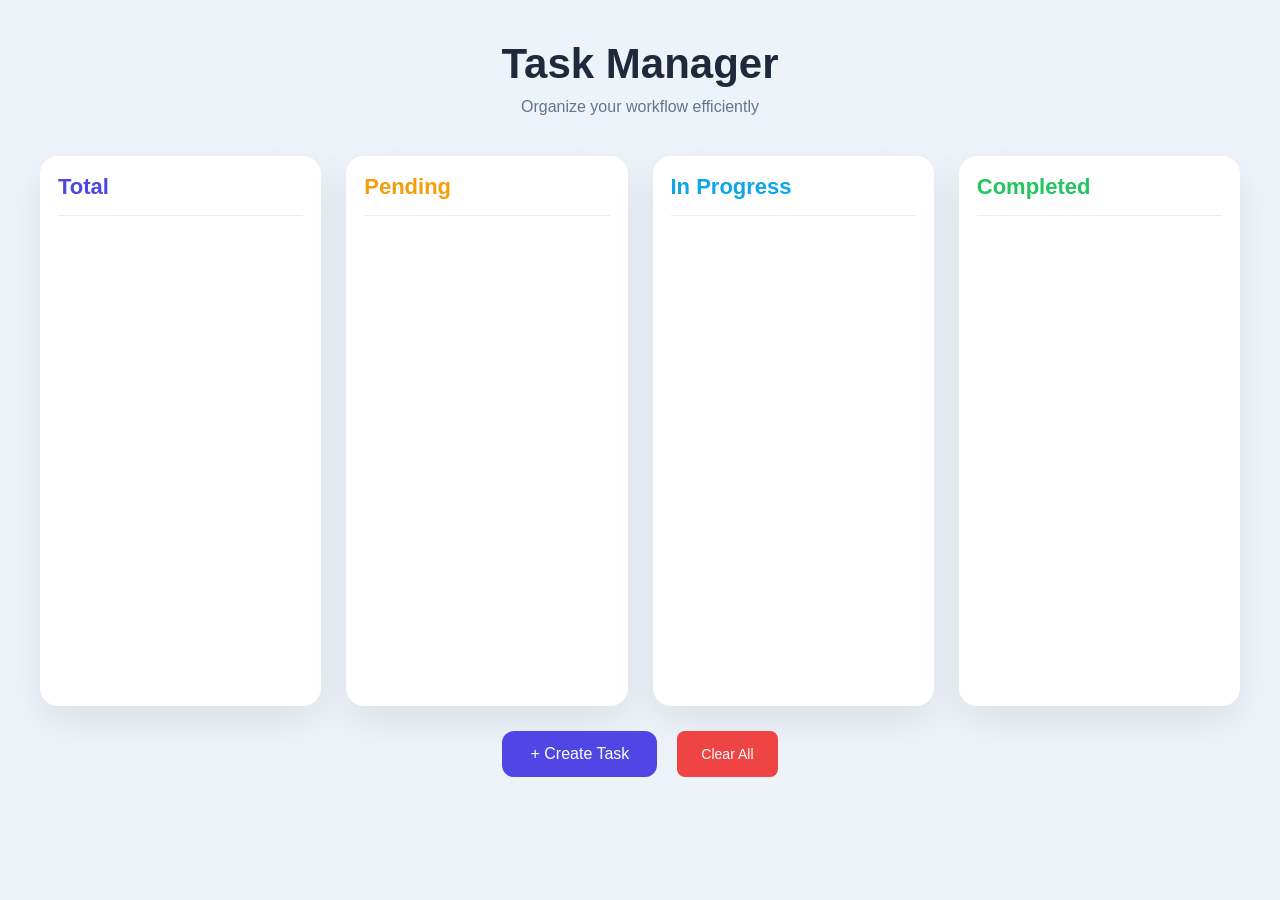
<file: index.html>
<!DOCTYPE html>
<html>
    <head>
        <meta charset="UTF-8"/>
       <title>ToDoList</title>
       <link rel="stylesheet" href="style.css" />
    </head>
    <body>
   
        <header>

             <h1>Task Manager</h1>

             <p>Organize your workflow efficiently</p>

        </header>

        <div class="state">
            <div id="stat1" class="statein">
                <h3>Total</h3>

            </div>

            <div id="stat2" class="statein">
                <h3>Pending</h3>
            </div>

            <div id="stat3" class="statein">
                <h3>In Progress</h3>
            </div>

            <div id="stat4" class="statein">
                <h3>completed</h3>
            </div>
            
        </div>
        <div class="actions">

              <button id="openBtn">

                    + Create Task

             </button>

             <button id="ClearAll">

                    Clear All

             </button>

</div>
<!-------------------------------------------------------------------------------------------->

<div id="modal" class="modal-body">

    <div class="popup">    

        <div class="modal-header">
            <h2>New Task</h2>
            <button id="closeBtn" class="close-btn">×</button>
        </div>

        <div class="form-group">
            <label for="tex">Title</label>
            <input type="text" id="tex" placeholder="What needs to be done?"/>

            <label for="desc">Description</label>
            <textarea id="desc" placeholder="Add details..."></textarea>
        </div>

    <div class="row">
       <div class="form-group half">
          <label for="selec1">Priority</label>
          <select  id="selec1">
             <option value="Easy">Easy</option>
             <option value="Medium">Medium</option>
             <option value="Difficult">Difficult</option>
          </select>
        </div>

        <div class="form-group half">
           <label for="selec2">Status</label>
               <select id="selec2">
                  <option value="Pending">Pending</option>
                  <option value="Inprogress">Inprogress</option>
                  <option value="Completed">Completed</option>
              </select>
        </div>
    </div>
  
        <div class="footer">
            <button id="send" class="send">Create</button>
            <button id="can" class="canc">Cancel</button>
        </div>

    </div>
</div>

<script src="script.js"></script>
</body>
</html>
</file>
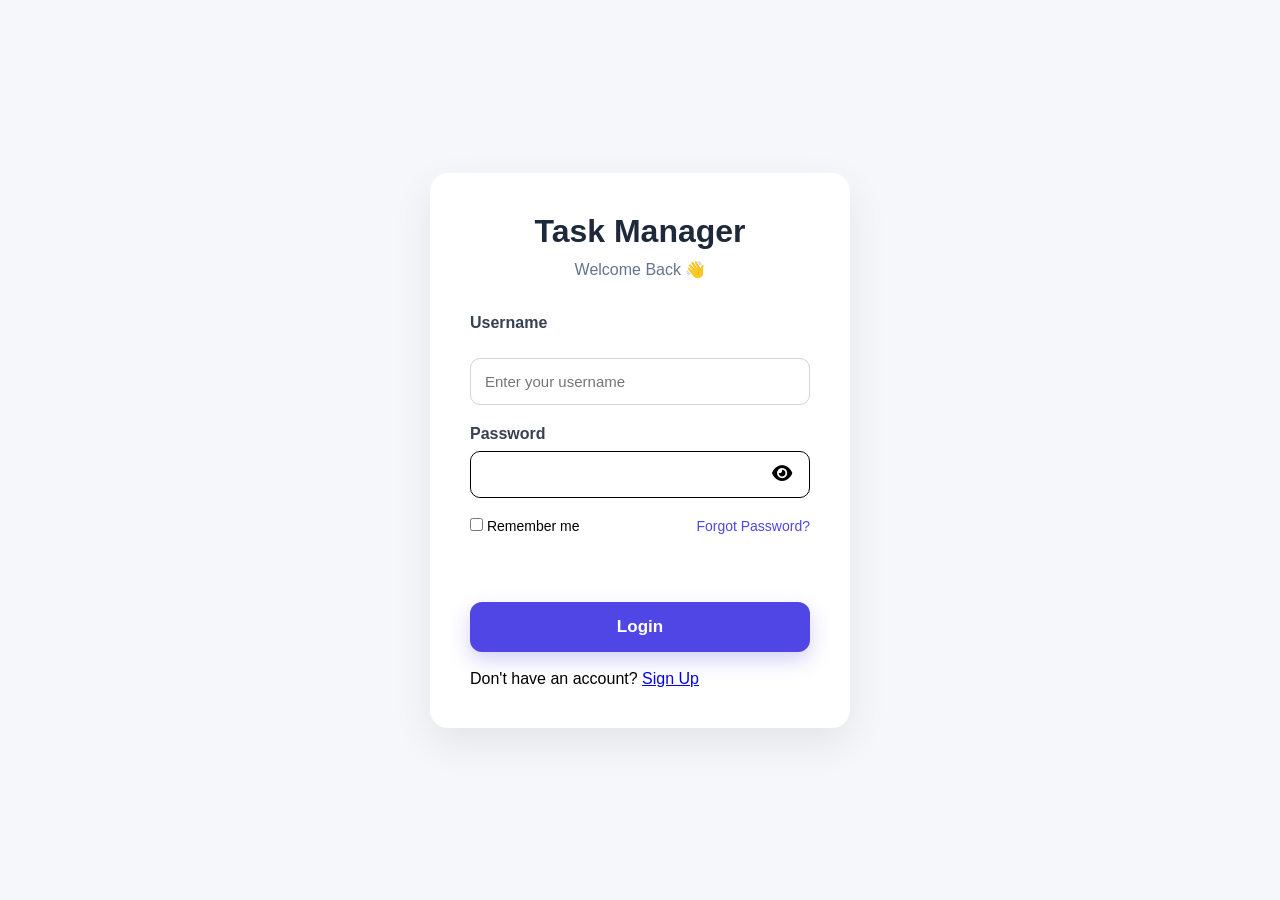
<file: pages/index.html>
<!DOCTYPE html>
<html>
    <head>
        <meta charset="UTF-8"/>
       <title>ToDoList</title>
       <link rel="stylesheet" href="../css/style.css" />
    </head>
    <body>
   
   <header class="top-bar">

        <h2 id="welcome"></h2>

        <button id="logoutBtn">Logout</button>

   </header>

        <div class="state">
            <div id="stat1" class="statein">
                <h3>Total</h3>

            </div>

            <div id="stat2" class="statein">
                <h3>Pending</h3>
            </div>

            <div id="stat3" class="statein">
                <h3>In Progress</h3>
            </div>

            <div id="stat4" class="statein">
                <h3>completed</h3>
            </div>
            
        </div>
        <div class="actions">

              <button id="openBtn">

                    + Create Task

             </button>

             <button id="ClearAll">

                    Clear All

             </button>

</div>
<!-------------------------------------------------------------------------------------------->

<div id="modal" class="modal-body">

    <div class="popup">    

        <div class="modal-header">
            <h2>New Task</h2>
            <button id="closeBtn" class="close-btn">×</button>
        </div>

        <div class="form-group">
            <label for="tex">Title</label>
            <input type="text" id="tex" placeholder="What needs to be done?"/>

            <label for="desc">Description</label>
            <textarea id="desc" placeholder="Add details..."></textarea>
        </div>

    <div class="row">
       <div class="form-group half">
          <label for="selec1">Priority</label>
          <select  id="selec1">
             <option value="Easy">Easy</option>
             <option value="Medium">Medium</option>
             <option value="Difficult">Difficult</option>
          </select>
        </div>

        <div class="form-group half">
           <label for="selec2">Status</label>
               <select id="selec2">
                  <option value="Pending">Pending</option>
                  <option value="Inprogress">Inprogress</option>
                  <option value="Completed">Completed</option>
              </select>
        </div>
    </div>
  
        <div class="footer">
            <button id="send" class="send">Create</button>
            <button id="can" class="canc">Cancel</button>
        </div>

    </div>
</div>

<script src="../js/script.js"></script>
</body>
</html>
</file>
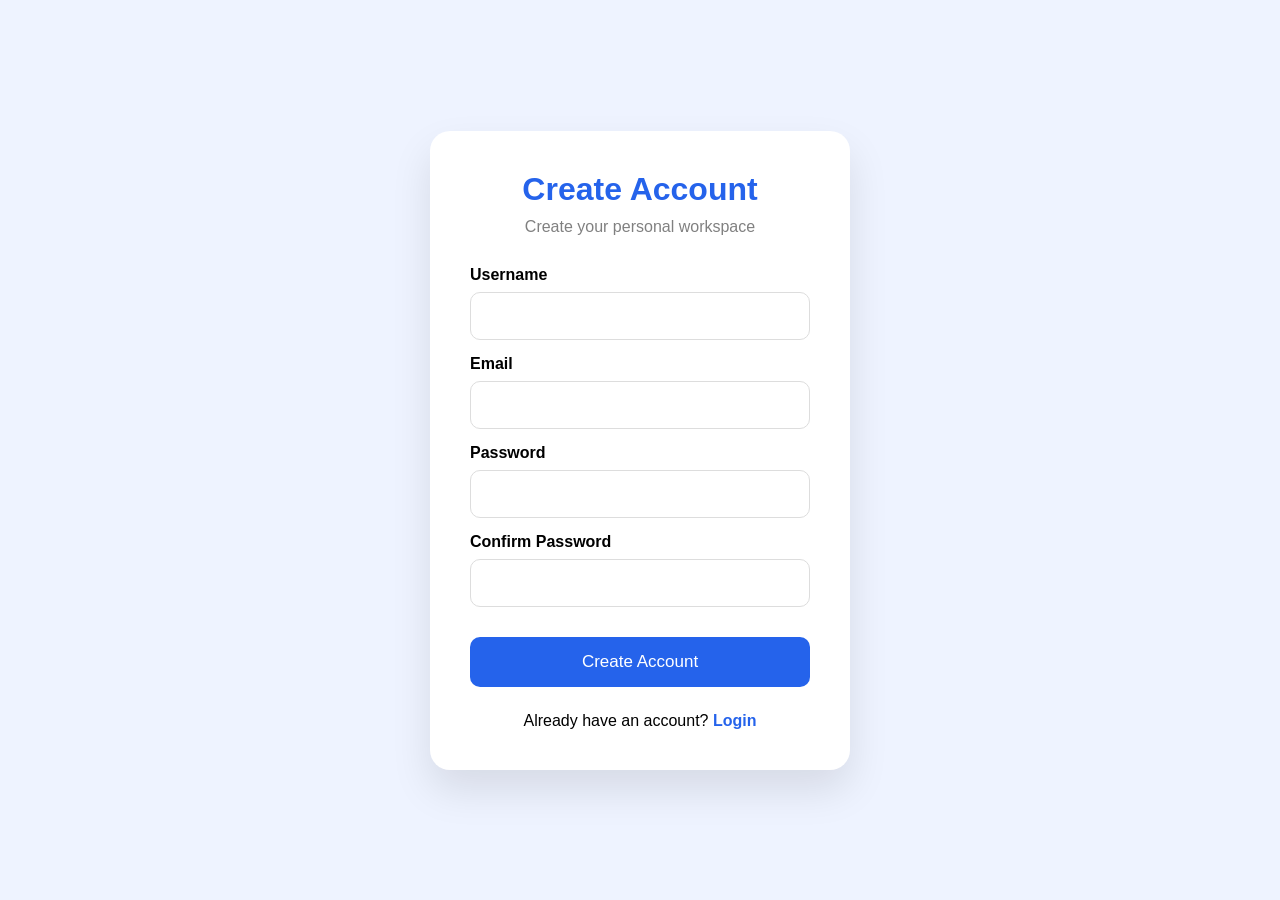
<file: signup.html>
<!DOCTYPE html>
<html lang="en">

<head>

<meta charset="UTF-8">

<meta name="viewport" content="width=device-width, initial-scale=1.0">

<title>Sign Up</title>

<link rel="stylesheet" href="signup.css">

</head>

<body>

<div class="container">

    <div class="card">

        <h1>Create Account</h1>

        <p>Create your personal workspace</p>

        <form id="signupForm">

            <label>Username</label>
            <input type="text" id="username">

            <label>Email</label>
            <input type="email" id="email">

            <label>Password</label>
            <input type="password" id="password">

            <label>Confirm Password</label>
            <input type="password" id="confirmPassword">

            <button type="button" id="signupBtn">
                Create Account
            </button>

        </form>

        <div class="bottom">

            Already have an account?

            <a href="login.html">Login</a>

        </div>

    </div>

</div>

<script src="signup.js"></script>

</body>

</html>
</file>
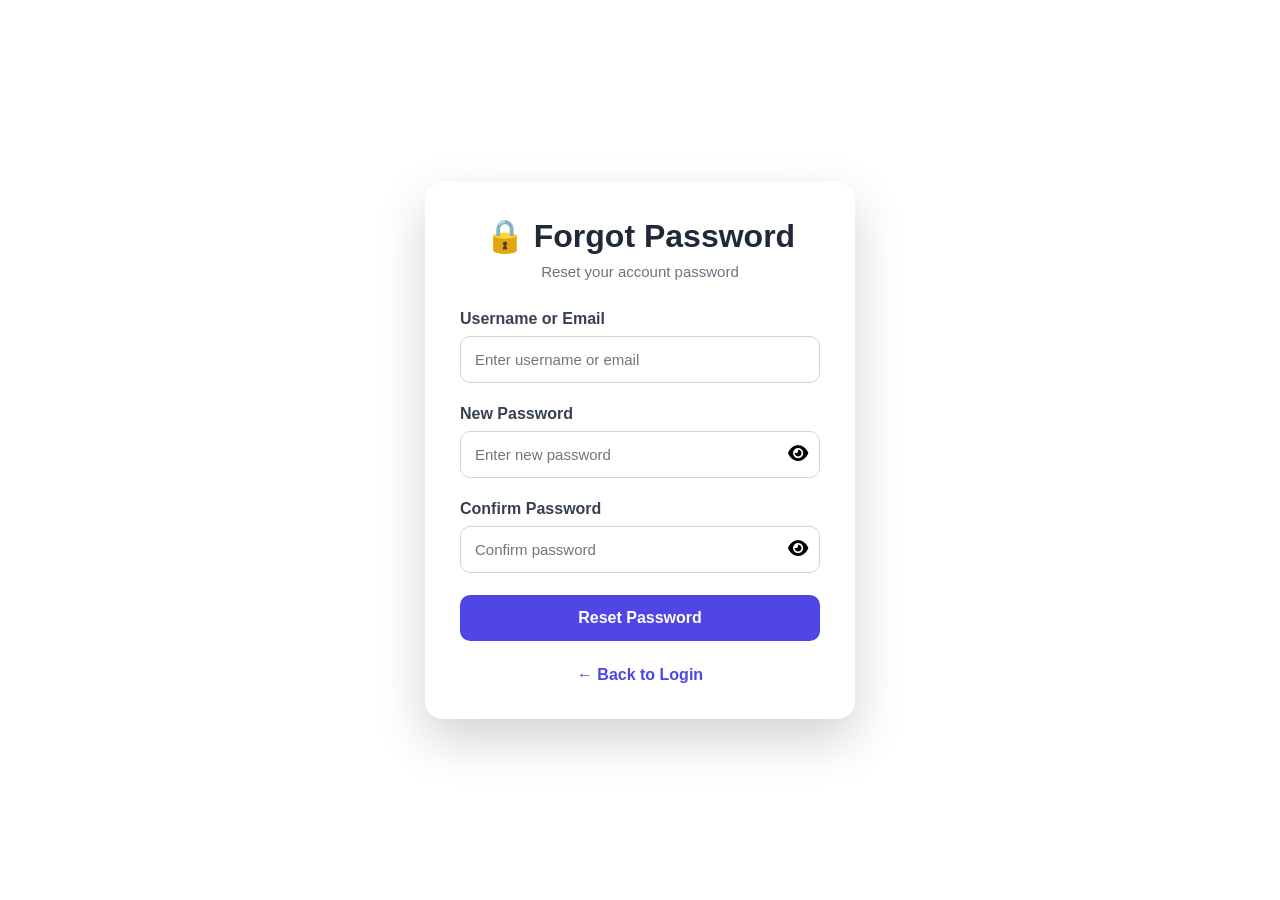
<file: pages/forgotpassword.html>
<!DOCTYPE html>
<html lang="en">

<head>

    <meta charset="UTF-8">
    <meta name="viewport" content="width=device-width, initial-scale=1.0">

    <title>Forgot Password</title>

    <link rel="stylesheet"
          href="https://cdnjs.cloudflare.com/ajax/libs/font-awesome/6.7.2/css/all.min.css">
    <link rel="stylesheet" href="../css/forgotpassword.css">

</head>

<body>

    <div class="container">

        <div class="card">

            <div class="logo">

                <h1>🔒 Forgot Password</h1>

                <p>Reset your account password</p>

            </div>

            <form id="resetForm">

                <div class="input-box">

                    <label>Username or Email</label>

                    <input
                        type="text"
                        id="identifier"
                        placeholder="Enter username or email">

                </div>

                <div class="input-box">

                    <label>New Password</label>

                    <div class="password-box">

                        <input
                            type="password"
                            id="newPassword"
                            placeholder="Enter new password">

                        <button
                            type="button"
                            class="eye-btn"
                            id="toggleNewPassword">
                            
                            <i class="fa-solid fa-eye"></i>
                        </button>

                    </div>

                </div>

                <div class="input-box">

                    <label>Confirm Password</label>

                    <div class="password-box">

                        <input
                            type="password"
                            id="confirmPassword"
                            placeholder="Confirm password">

                        <button
                            type="button"
                            id="toggleConfirmPassword"
                            class="eye-btn">

                            <i class="fa-solid fa-eye"></i>
                        </button>

                    </div>

                </div>

                <button
                    type="button"
                    id="resetBtn"
                    class="reset-btn">

                    Reset Password

                </button>

            </form>

            <div class="bottom">

                <a href="login.html">
                    ← Back to Login
                </a>

            </div>

        </div>

    </div>

    <script src="../js/auth.js"></script>
    <script src="../js/forgotpassword.js"></script>

</body>

</html>
</file>
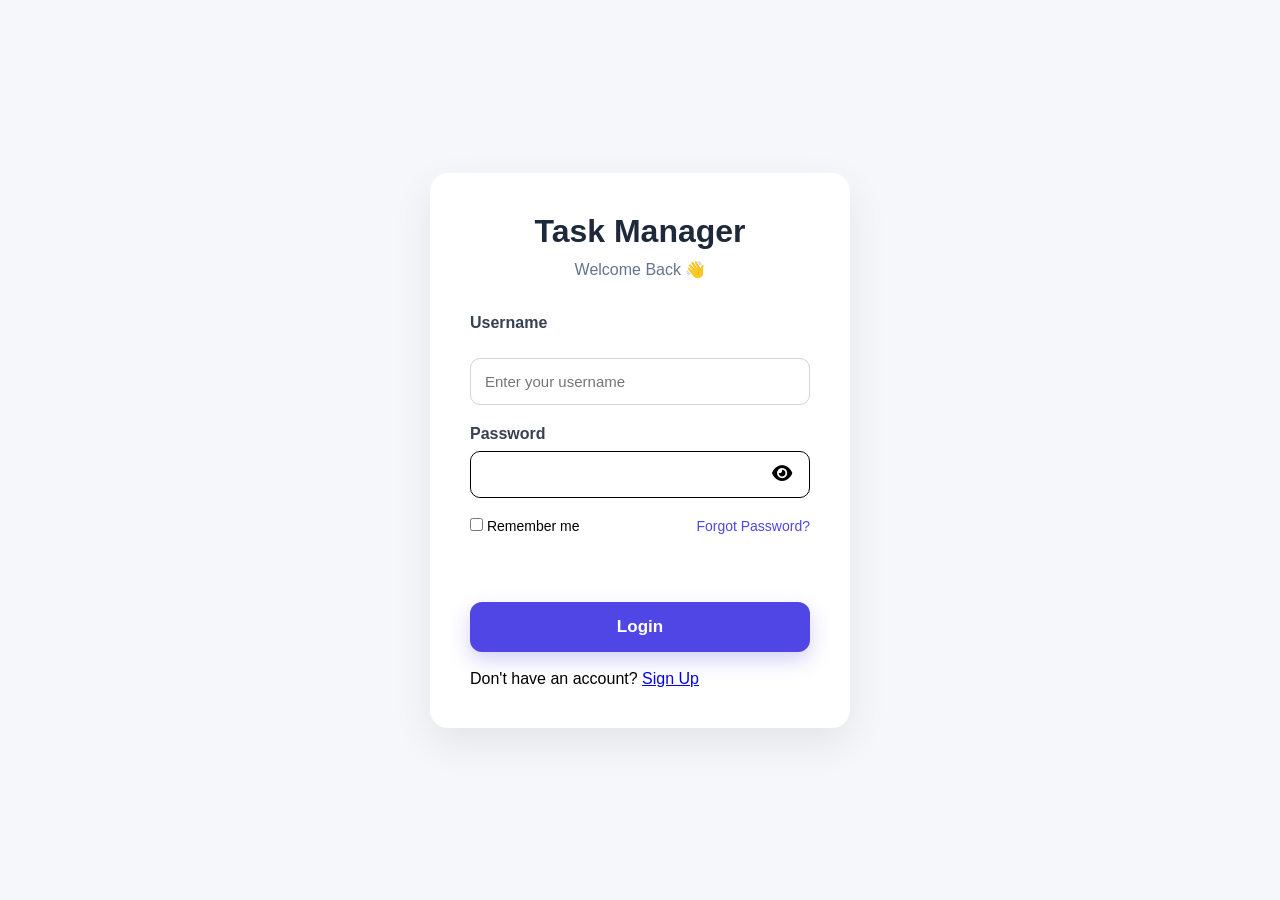
<file: pages/login.html>
<!DOCTYPE html>
<html lang="en">

<head>
    <meta charset="UTF-8">
    <meta name="viewport" content="width=device-width, initial-scale=1.0">
    <title>Task Manager | Login</title>

    <link
rel="stylesheet"
href="https://cdnjs.cloudflare.com/ajax/libs/font-awesome/6.7.2/css/all.min.css">

    <link rel="stylesheet" href="../css/login.css">
</head>

<body>

    <div class="container">

        <div class="login-card">

            <div class="logo">
                <h1>Task Manager</h1>
                <p>Welcome Back 👋</p>
            </div>

            <form>

                <div class="input-box">
                    <label>Username</label><br/>
                    <input
                        type="text"
                        id="username"
                        placeholder="Enter your username">
                </div>

                <div class="input-box">
             
                   <label>Password</label>

                   <div class="password-box">

                       <input
                            type="password"
                            id="password">

                       <button
                            type="button"
                            id="togglePassword"
                            class="eye-btn">

                           <i class="fa-solid fa-eye"></i>

                        </button>

                    </div>

                </div>

                <div class="options">
                    <label>
                       <input type="checkbox" id="rememberMe">
                        Remember me
                    </label>

                    <a href="forgotpassword.html">Forgot Password?</a>
                </div>

                <br/>
                <div class="button-box">
                    <button class="login-btn" 
                        id="loginBtn"
                        type="button">
                        Login
                    </button>
                </div>


            </form>

            <br/>
            <div class="signup-link">
                Don't have an account?
                <a href="signup.html">Sign Up</a>
            </div>

        </div>

    </div>

    <script src="../js/auth.js"></script>
    <script src="../js/login.js"></script>

</body>

</html>
</file>
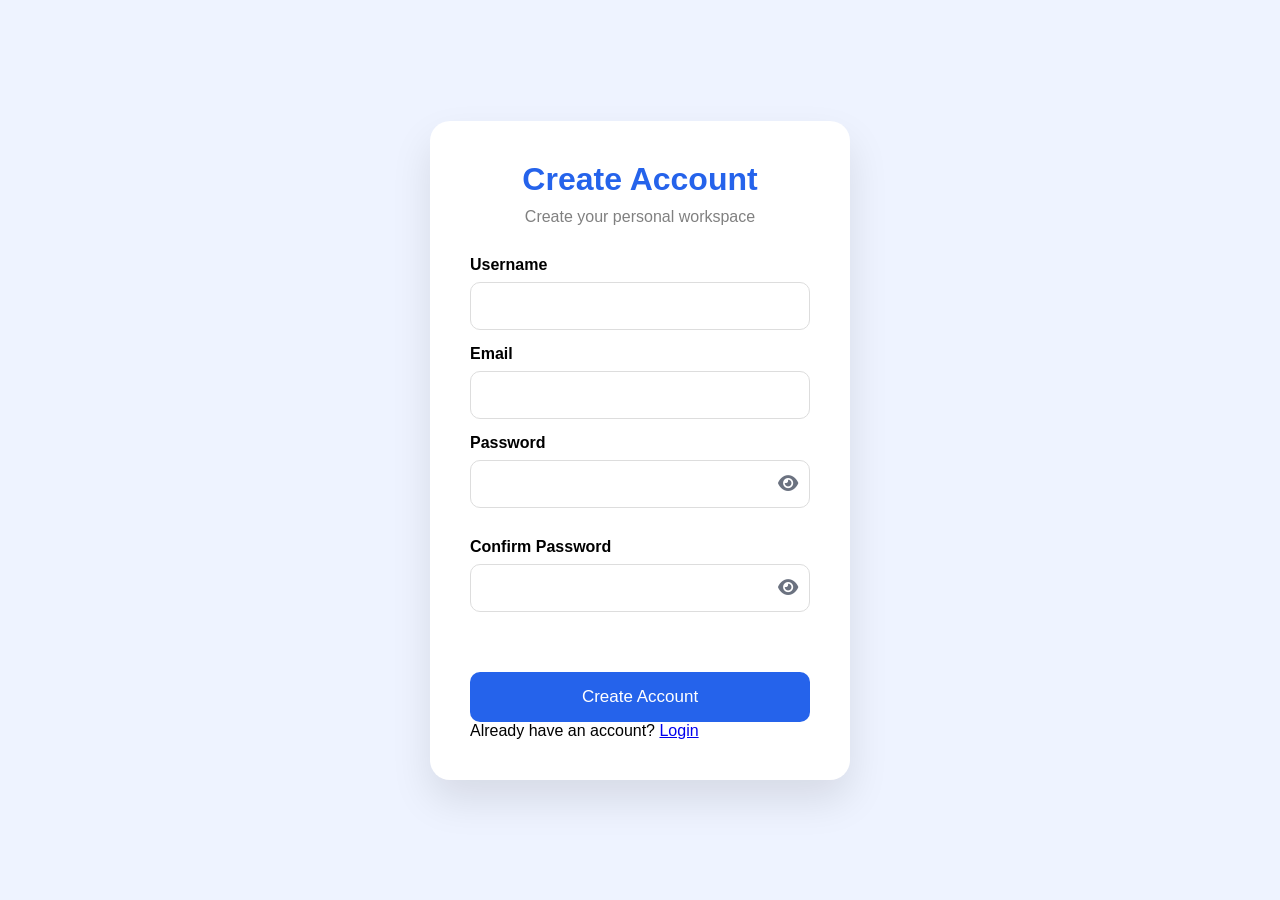
<file: pages/signup.html>
<!DOCTYPE html>
<html lang="en">

<head>

<meta charset="UTF-8">

<meta name="viewport" content="width=device-width, initial-scale=1.0">

<title>Sign Up</title>

<link
rel="stylesheet"
href="https://cdnjs.cloudflare.com/ajax/libs/font-awesome/6.7.2/css/all.min.css">

<link rel="stylesheet" href="../css/signup.css">

</head>

<body>

<div class="container">

    <div class="card">

        <h1>Create Account</h1>

        <p>Create your personal workspace</p>

        <form id="signupForm">

            <label>Username</label>
            <input type="text" id="username">

            <label>Email</label>
            <input type="email" id="email">

            <label>Password</label>

            <div class="password-box">

            <input
                type="password"
                id="password">
                <p id="passwordStrength"></p>

               <button
                   type="button"
                   id="togglePassword"
                   class="eye-btn">

               <i class="fa-solid fa-eye"></i>

              </button>

            </div>

            <label>Confirm Password</label>

            <div class="password-box">

                <input
                    type="password"
                    id="confirmPassword">
                    <p id="confirmMessage"></p>

                   <button
                        type="button"
                        id="toggleConfirmPassword"
                        class="eye-btn">

                    <i class="fa-solid fa-eye"></i>

                  </button>

            </div>

            <button 
                type="button" 
                id="signupBtn" 
                class="signup-btn">

                Create Account
                
            </button>

        </form>

        <div class="bottom">

            Already have an account?

            <a href="login.html">Login</a>

        </div>

    </div>

</div>

<script src="../js/auth.js"></script>
<script src="../js/signup.js"></script>

</body>

</html>
</file>
<file: style.css>
*{
    margin:0;
    padding:0;
    box-sizing:border-box;
}

body{

    min-height:100vh;

    background:#eef2f9;

    font-family:Segoe UI, Tahoma, Geneva, Verdana, sans-serif;

    padding:40px;

}

.modal-header{

    display:flex;

    justify-content:space-between;

    align-items:center;

    border-bottom:1px solid #e5e7eb;

    padding-bottom:15px;

    margin-bottom:20px;

}

.close-btn{

    width:38px;

    height:38px;

    border:none;

    border-radius:50%;

    background:transparent;

    font-size:28px;

    cursor:pointer;

    transition:.3s;

}

.close-btn:hover{

    background:#f3f4f6;

    color:#ef4444;

}

.modal-body{

    display:none;

    position:fixed;

    top:0;
    left:0;

    width:100%;
    height:100%;

    background:rgba(0,0,0,.45);

    justify-content:center;
    align-items:center;

    z-index:1000;
}

.popup{

    width:500px;

    background:#fff;

    border-radius:18px;

    padding:25px;

    box-shadow:0 20px 60px rgba(0,0,0,.2);

    animation:popup .25s ease;

}

header{

    text-align:center;

    margin-bottom:35px;

}

textarea{

    resize: none;

}

header h1{

    font-size:42px;

    color:#1e293b;

}

header p{

    margin-top:10px;

    color:#64748b;

}

.actions{

    display:flex;

    justify-content:center;

    gap:20px;

    margin-bottom:35px;

}

#openBtn{

    padding:14px 28px;

    margin-top: 25px;

    border:none;

    border-radius:12px;

    background:#4f46e5;

    color:white;

    cursor:pointer;

    font-size:16px;

    transition:.3s;

}

#openBtn:hover{

    transform:translateY(-3px);

    background:#4338ca;

}

#ClearAll{

    padding:12px 24px;

    margin-top: 25px;

    border:none;

    border-radius:8px;

    cursor:pointer;

    font-size:14px;

    transition:.3s;

    background:#ef4444;

    color:white;

}

#ClearAll:hover{

    background:#dc2626;

}

.state{

    display:grid;

    grid-template-columns:repeat(4,1fr);

    gap:25px;

    margin-top:40px;

}

.statein{

    background:white;

    border-radius:18px;

    min-height:550px;

    padding:18px;

    box-shadow:0 15px 40px rgba(0,0,0,.08);

    display:flex;

    flex-direction:column;

}

.statein h3{

    margin-bottom:20px;

    padding-bottom:15px;

    border-bottom:1px solid #ececec;

    font-size:22px;

}

#stat1 h3{

    color:#4f46e5;

}
#stat2 h3{

    color:#f59e0b;

}
#stat3 h3{

    color:#0ea5e9;

}
#stat4 h3{

    color:#22c55e;

}

.task-card{

    background:white;

    border-radius:14px;

    padding:16px;

    margin-bottom:18px;

    box-shadow:0 8px 25px rgba(0,0,0,.08);

    transition:.3s;

}

.task-card:hover{

    transform:translateY(-5px);

    box-shadow:0 15px 35px rgba(0,0,0,.15);

}

.task-card h4{

    margin-bottom:10px;

    color:#1f2937;

}

.task-card p{

    color:#6b7280;

    margin-bottom:12px;

}

.task-card span{

    display:inline-block;

    padding:6px 12px;

    border-radius:20px;

    font-size:13px;

    font-weight:bold;

}

.task-card div{

    display:flex;

    justify-content:flex-end;

    gap:10px;

    margin-top:15px;

}

.task-card button{

    border:none;

    padding:8px 14px;

    border-radius:8px;

    cursor:pointer;

    transition:.3s;

}

.task-card button:first-child{

    background:#3b82f6;

    color:white;

}

.task-card button:last-child{

    background:#ef4444;

    color:white;

}

.task-card button:hover{

    opacity:.85;

}

.row{

    display:flex;

    gap:20px;

}

.half{

    flex:1;

}

.form-group{

    display:flex;

    flex-direction:column;

    gap:8px;

    margin-bottom:20px;

}

.form-group label{

    font-weight:600;

    color:#374151;

}

.form-group input,
.form-group textarea,
.form-group select{

    padding:12px;

    border:1px solid #ddd;

    border-radius:10px;

    font-size:15px;

}

.footer{

    display:flex;

    justify-content:center;

    align-items:center;

    gap:20px;

    border-top:1px solid #e5e7eb;

    margin-top:25px;

    padding-top:20px;

}

.footer button{

    width:150px;

    height:45px;

    border:none;

    border-radius:10px;

    font-size:16px;

    cursor:pointer;

}

.send{

    background:#4f46e5;

    color:white;

}

.send:hover{

    background:#4338ca;

}

.canc{

    background:#ef4444;

    color:#374151;

}

.canc:hover{

    background:#dc2626;

}
#stat1 ul{
    font-weight: bold;
}
#stat1 li{

    display:flex;

    justify-content:space-between;

    align-items:center;

    padding:12px 15px;

    margin-bottom:12px;

    background:#f8fafc;

    border-radius:10px;

    box-shadow:0 4px 10px rgba(0,0,0,.08);

}
</file>
<file: css/style.css>
*{
    margin:0;
    padding:0;
    box-sizing:border-box;
}

body{

    min-height:100vh;

    background:#eef2f9;

    font-family:Segoe UI, Tahoma, Geneva, Verdana, sans-serif;

    padding:40px;

}

.top-bar{

    display:flex;

    justify-content:space-between;

    align-items:center;

    padding:18px 40px;

    background:#ffffff;

    border-radius:18px;

    margin:25px;

    box-shadow:0 10px 30px rgba(0,0,0,.08);

}

#welcome{

    margin:0;

    font-size:26px;

    font-weight:700;

    color:#1f2937;

}

#logoutBtn{

    background:#ef4444;

    color:white;

    border:none;

    border-radius:10px;

    padding:12px 22px;

    font-size:15px;

    font-weight:600;

    cursor:pointer;

    transition:.3s;

}

#logoutBtn:hover{

    background:#dc2626;

    transform:translateY(-2px);

}

.top-bar:hover{

    box-shadow:0 15px 40px rgba(0,0,0,.12);

    transition:.3s;

}

.top-bar{

    display:flex;

    justify-content:space-between;

    align-items:center;

    padding:18px 40px;

    margin:25px;

    background:rgba(255,255,255,.15);

    backdrop-filter:blur(14px);

    border:1px solid rgba(255,255,255,.25);

    border-radius:18px;

}

.modal-header{

    display:flex;

    justify-content:space-between;

    align-items:center;

    border-bottom:1px solid #e5e7eb;

    padding-bottom:15px;

    margin-bottom:20px;

}

.close-btn{

    width:38px;

    height:38px;

    border:none;

    border-radius:50%;

    background:transparent;

    font-size:28px;

    cursor:pointer;

    transition:.3s;

}

.close-btn:hover{

    background:#f3f4f6;

    color:#ef4444;

}

.modal-body{

    display:none;

    position:fixed;

    top:0;
    left:0;

    width:100%;
    height:100%;

    background:rgba(0,0,0,.45);

    justify-content:center;
    align-items:center;

    z-index:1000;
}

.popup{

    width:500px;

    background:#fff;

    border-radius:18px;

    padding:25px;

    box-shadow:0 20px 60px rgba(0,0,0,.2);

    animation:popup .25s ease;

}

header{

    text-align:center;

    margin-bottom:35px;

}

textarea{

    resize: none;

}

header h1{

    font-size:42px;

    color:#1e293b;

}

header p{

    margin-top:10px;

    color:#64748b;

}

.actions{

    display:flex;

    justify-content:center;

    gap:20px;

    margin-bottom:35px;

}

#openBtn{

    padding:14px 28px;

    margin-top: 25px;

    border:none;

    border-radius:12px;

    background:#4f46e5;

    color:white;

    cursor:pointer;

    font-size:16px;

    transition:.3s;

}

#openBtn:hover{

    transform:translateY(-3px);

    background:#4338ca;

}

#ClearAll{

    padding:12px 24px;

    margin-top: 25px;

    border:none;

    border-radius:8px;

    cursor:pointer;

    font-size:14px;

    transition:.3s;

    background:#ef4444;

    color:white;

}

#ClearAll:hover{

    background:#dc2626;

}

.state{

    display:grid;

    grid-template-columns:repeat(4,1fr);

    gap:25px;

    margin-top:40px;

}

.statein{

    background:white;

    border-radius:18px;

    min-height:550px;

    padding:18px;

    box-shadow:0 15px 40px rgba(0,0,0,.08);

    display:flex;

    flex-direction:column;

}

.statein h3{

    margin-bottom:20px;

    padding-bottom:15px;

    border-bottom:1px solid #ececec;

    font-size:22px;

}

#stat1 h3{

    color:#4f46e5;

}
#stat2 h3{

    color:#f59e0b;

}
#stat3 h3{

    color:#0ea5e9;

}
#stat4 h3{

    color:#22c55e;

}

.task-card{

    background:white;

    border-radius:14px;

    padding:16px;

    margin-bottom:18px;

    box-shadow:0 8px 25px rgba(0,0,0,.08);

    transition:.3s;

}

.task-card:hover{

    transform:translateY(-5px);

    box-shadow:0 15px 35px rgba(0,0,0,.15);

}

.task-card h4{

    margin-bottom:10px;

    color:#1f2937;

}

.task-card p{

    color:#6b7280;

    margin-bottom:12px;

}

.task-card span{

    display:inline-block;

    padding:6px 12px;

    border-radius:20px;

    font-size:13px;

    font-weight:bold;

}

.task-card div{

    display:flex;

    justify-content:flex-end;

    gap:10px;

    margin-top:15px;

}

.task-card button{

    border:none;

    padding:8px 14px;

    border-radius:8px;

    cursor:pointer;

    transition:.3s;

}

.task-card button:first-child{

    background:#3b82f6;

    color:white;

}

.task-card button:last-child{

    background:#ef4444;

    color:white;

}

.task-card button:hover{

    opacity:.85;

}

.row{

    display:flex;

    gap:20px;

}

.half{

    flex:1;

}

.form-group{

    display:flex;

    flex-direction:column;

    gap:8px;

    margin-bottom:20px;

}

.form-group label{

    font-weight:600;

    color:#374151;

}

.form-group input,
.form-group textarea,
.form-group select{

    padding:12px;

    border:1px solid #ddd;

    border-radius:10px;

    font-size:15px;

}

.footer{

    display:flex;

    justify-content:center;

    align-items:center;

    gap:20px;

    border-top:1px solid #e5e7eb;

    margin-top:25px;

    padding-top:20px;

}

.footer button{

    width:150px;

    height:45px;

    border:none;

    border-radius:10px;

    font-size:16px;

    cursor:pointer;

}

.send{

    background:#4f46e5;

    color:white;

}

.send:hover{

    background:#4338ca;

}

.canc{

    background:#ef4444;

    color:#374151;

}

.canc:hover{

    background:#dc2626;

}
#stat1 ul{
    font-weight: bold;
}
#stat1 li{

    display:flex;

    justify-content:space-between;

    align-items:center;

    padding:12px 15px;

    margin-bottom:12px;

    background:#f8fafc;

    border-radius:10px;

    box-shadow:0 4px 10px rgba(0,0,0,.08);

}
</file>
<file: signup.css>
*{

    margin:0;
    padding:0;
    box-sizing:border-box;

}

body{

    font-family:Segoe UI, sans-serif;

    background:#eef3ff;

    display:flex;

    justify-content:center;

    align-items:center;

    height:100vh;

}

.container{

    width:100%;

    display:flex;

    justify-content:center;

}

.card{

    width:420px;

    background:white;

    border-radius:20px;

    padding:40px;

    box-shadow:0 20px 40px rgba(0,0,0,.1);

}

.card h1{

    text-align:center;

    margin-bottom:10px;

    color:#2563eb;

}

.card p{

    text-align:center;

    color:gray;

    margin-bottom:30px;

}

label{

    display:block;

    margin-top:15px;

    margin-bottom:8px;

    font-weight:600;

}

input{

    width:100%;

    padding:14px;

    border:1px solid #ddd;

    border-radius:10px;

    font-size:16px;

}

input:focus{

    outline:none;

    border-color:#2563eb;

}

button{

    width:100%;

    margin-top:30px;

    padding:15px;

    border:none;

    border-radius:10px;

    background:#2563eb;

    color:white;

    font-size:17px;

    cursor:pointer;

    transition:.3s;

}

button:hover{

    background:#1d4ed8;

}

.bottom{

    margin-top:25px;

    text-align:center;

}

.bottom a{

    color:#2563eb;

    text-decoration:none;

    font-weight:bold;

}
</file>
<file: css/forgotpassword.css>
*{

    margin:0;
    padding:0;
    box-sizing:border-box;
    font-family:Arial, Helvetica, sans-serif;

}

body{

    min-height:100vh;

    display:flex;

    justify-content:center;

    align-items:center;

}

.container{

    width:100%;

    display:flex;

    justify-content:center;

    align-items:center;

    padding:20px;

}

.card{

    width:430px;

    background:white;

    padding:35px;

    border-radius:18px;

    box-shadow:0 20px 50px rgba(0,0,0,.18);

}

.logo{

    text-align:center;

    margin-bottom:30px;

}

.logo h1{

    color:#1f2937;

    margin-bottom:8px;

}

.logo p{

    color:#6b7280;

    font-size:15px;

}

.input-box{

    margin-bottom:22px;

}

.input-box label{

    display:block;

    margin-bottom:8px;

    font-weight:600;

    color:#374151;

}

.password-box{

    position:relative;

}

.input-box input{

    width:100%;

    padding:14px 45px 14px 14px;

    border:1px solid #d1d5db;

    border-radius:10px;

    font-size:15px;

    transition:.3s;

}

.input-box input:focus{

    outline:none;

    border-color:#4f46e5;

    box-shadow:0 0 0 3px rgba(79,70,229,.18);

}

.eye-btn{

    position:absolute;

    right:12px;

    top:50%;

    transform:translateY(-50%);

    background:none;

    border:none;

    cursor:pointer;

    font-size:18px;

}

.reset-btn{

    width:100%;

    padding:14px;

    border:none;

    border-radius:10px;

    background:#4f46e5;

    color:white;

    font-size:16px;

    font-weight:bold;

    cursor:pointer;

    transition:.3s;

}

.reset-btn:hover{

    background:#4338ca;

}

.bottom{

    text-align:center;

    margin-top:25px;

}

.bottom a{

    text-decoration:none;

    color:#4f46e5;

    font-weight:600;

}

.bottom a:hover{

    text-decoration:underline;

}
</file>
<file: css/login.css>
*{
    margin:0;
    padding:0;
    box-sizing:border-box;
}

body{

    min-height:100vh;

    display:flex;

    justify-content:center;

    align-items:center;

    background:#f5f7fb;

    font-family:Arial, Helvetica, sans-serif;

}

.login-card{

    width:420px;

    background:white;

    border-radius:18px;

    padding:40px;

    box-shadow:0 15px 40px rgba(0,0,0,.08);

}

.logo{

    text-align:center;

    margin-bottom:35px;

}

.logo h1{

    color:#1e293b;

    margin-bottom:10px;

}

.logo p{

    color:#64748b;

}

.input-box{

    display:flex;

    flex-direction:column;

    margin-bottom:20px;

}

.input-box label{

    margin-bottom:8px;

    font-weight:bold;

    color:#374151;

}

.input-box input{

    padding:14px;

    border-radius:10px;

    border:1px solid #d1d5db;

    font-size:15px;

    transition:.3s;

}

.input-box input:focus{

    outline:none;

    border-color:#4f46e5;

    box-shadow:0 0 10px rgba(79,70,229,.2);

}

.password-box{

    display:flex;

    align-items:center;

    border:1px solid;

    border-radius:10px;

    overflow:hidden;

    transition:.3s;

}

.password-box input{

    flex:1;

    border:none;

    padding:14px;

    font-size:15px;

    outline:none;

}

.button-box{
    display:flex;
    justify-content:center;
    margin-top:25px;
}

.login-btn{

    width:100%;

    padding:15px;

    border:none;

    border-radius:12px;

    background:#4f46e5;

    color:white;

    font-size:17px;

    font-weight:600;

    cursor:pointer;

    transition:all .3s ease;

    box-shadow:0 8px 20px rgba(79,70,229,.25);

}

.eye-btn{

    width:55px;

    height:100%;

    border:none;

    background:white;

    cursor:pointer;

    font-size:18px;

    transition:.3s;

}

.password-box:focus-within{

    border-color:#4f46e5;

    box-shadow:0 0 10px rgba(79,70,229,.25);

}

.options{

    display:flex;

    justify-content:space-between;

    align-items:center;

    margin-top:10px;

    margin-bottom:25px;

    font-size:14px;

}

.options a{

    color:#4f46e5;

    text-decoration:none;

}

.options a:hover{

    text-decoration:underline;

}
</file>
<file: css/signup.css>
*{

    margin:0;
    padding:0;
    box-sizing:border-box;

}

body{

    font-family:Segoe UI, sans-serif;

    background:#eef3ff;

    display:flex;

    justify-content:center;

    align-items:center;

    height:100vh;

}

.container{

    width:100%;

    display:flex;

    justify-content:center;

}

.card{

    width:420px;

    background:white;

    border-radius:20px;

    padding:40px;

    box-shadow:0 20px 40px rgba(0,0,0,.1);

}

.card h1{

    text-align:center;

    margin-bottom:10px;

    color:#2563eb;

}

.card p{

    text-align:center;

    color:gray;

    margin-bottom:30px;

}

label{

    display:block;

    margin-top:15px;

    margin-bottom:8px;

    font-weight:600;

}

input{

    width:100%;

    padding:14px;

    border:1px solid #ddd;

    border-radius:10px;

    font-size:16px;

}

input:focus{

    outline:none;

    border-color:#2563eb;

}

.signup-btn{

    width:100%;

    margin-top:30px;

    padding:15px;

    border:none;

    border-radius:10px;

    background:#2563eb;

    color:white;

    font-size:17px;

    cursor:pointer;

    transition:.3s;

}

.signup-btn:hover{

    background:#1d4ed8;

}

.password-box{

    position:relative;

    margin-bottom:15px;

}

.password-box input{

    width:100%;

    padding-right:50px;

}

.eye-btn{

    position:absolute;

    top:50%;

    right:12px;

    transform:translateY(-50%);

    background:none;

    border:none;

    width:auto;

    margin:0;

    padding:0;

    color:#6b7280;

    font-size:18px;

    cursor:pointer;

}

.eye-btn:hover{

    background:none;

    color:#2563eb;

}
</file>
